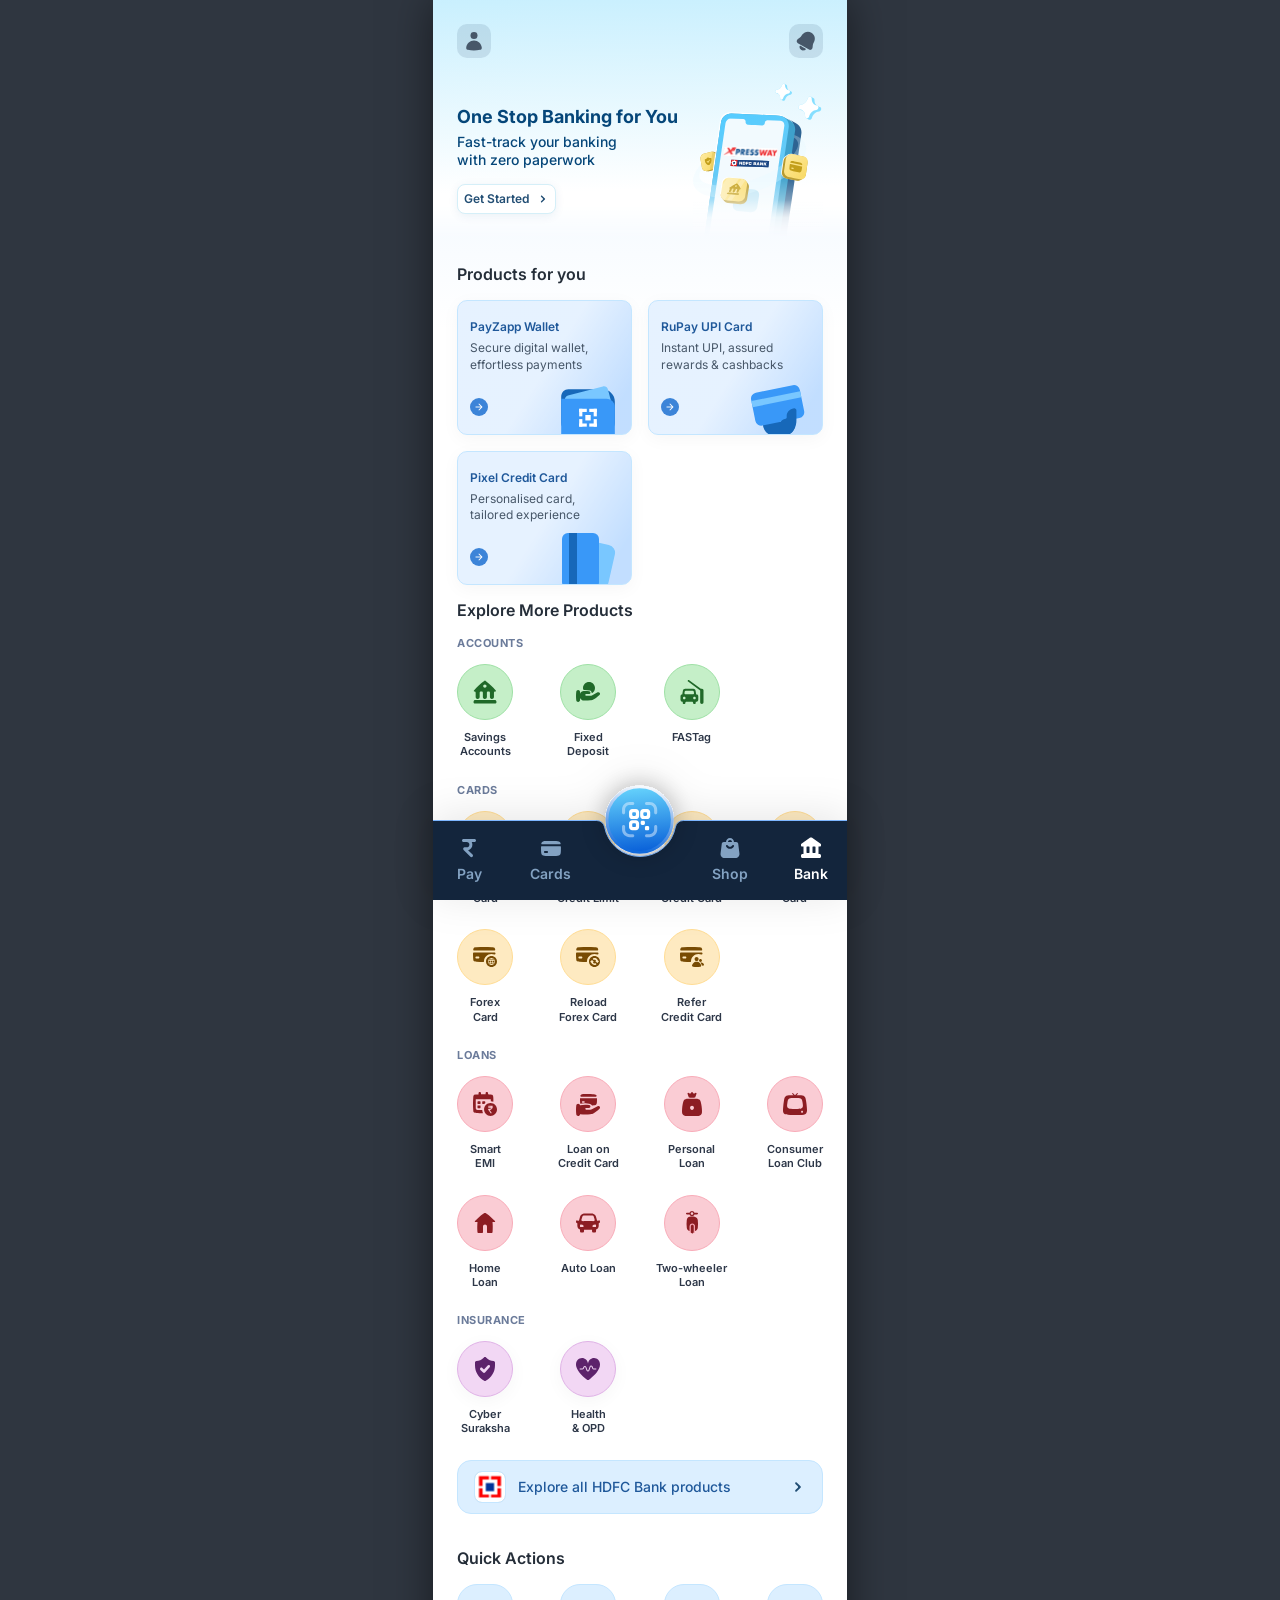
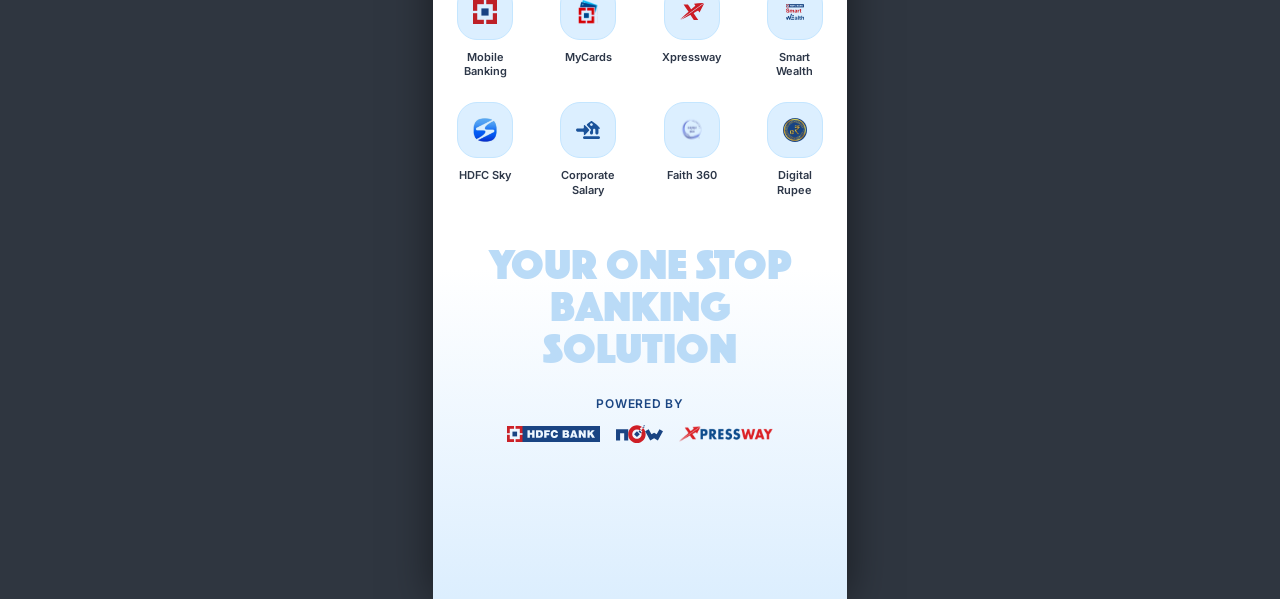
<file: Bank Tab/index.html>
<!DOCTYPE html>
<html lang="en">

<head>
    <meta charset="UTF-8">
    <meta name="viewport" content="width=device-width, initial-scale=1.0, maximum-scale=1.0, user-scalable=no">
    <title>HDFC Bank - One Stop Banking</title>
    <link rel="stylesheet" href="styles.css">
    <link rel="preconnect" href="https://fonts.googleapis.com">
    <link rel="preconnect" href="https://fonts.gstatic.com" crossorigin>
    <link href="https://fonts.googleapis.com/css2?family=Inter:wght@400;500;600;700;800;900&display=swap"
        rel="stylesheet">
    <link rel="stylesheet"
        href="https://fonts.googleapis.com/css2?family=Material+Symbols+Rounded:opsz,wght,FILL,GRAD@24,400,0,0" />
    <link href="https://fonts.googleapis.com/css2?family=Russo+One&family=Paytone+One&display=swap" rel="stylesheet">
    <link rel="stylesheet"
        href="https://fonts.googleapis.com/css2?family=Material+Symbols+Rounded:opsz,wght,FILL,GRAD@24,400,1,0" />
    <script src="https://cdnjs.cloudflare.com/ajax/libs/gsap/3.12.2/gsap.min.js"></script>
</head>

<body>
    <div id="app">
        <main class="main-content">
            <!-- Top Container -->
            <section class="top-container">
                <!-- Header -->
                <header class="header">
                    <button class="icon-btn" aria-label="Profile">
                        <img src="Asset/user.svg" alt="Profile" class="header-icon">
                    </button>
                    <button class="icon-btn" aria-label="Notifications">
                        <img src="Asset/notification.svg" alt="Notifications" class="header-icon">
                    </button>
                </header>

                <div class="hero-text">
                    <h1>One Stop Banking for You</h1>
                    <p>Fast-track your banking<br>with zero paperwork</p>
                    <button class="btn-primary">
                        Get Started <img src="Asset/chevron-up.svg" alt="Right chevron">
                    </button>
                </div>

                <img src="Asset/Mobile.svg" class="hero-mobile-img" alt="Mobile App">
            </section>

            <!-- Products for You -->
            <section class="section">
                <h2 class="section-title">Products for you</h2>
                <div class="product-grid">
                    <div class="product-card bg-payzapp">
                        <div class="card-content">
                            <h3>PayZapp Wallet</h3>
                            <p>Secure digital wallet,<br>effortless payments</p>
                        </div>
                        <div class="card-action">
                            <button class="arrow-btn"><span
                                    class="material-symbols-rounded">arrow_forward</span></button>
                            <img src="Asset/payzappwallet.svg" class="product-vector-img" alt="PayZapp">
                        </div>
                    </div>
                    <div class="product-card bg-rupay">
                        <div class="card-content">
                            <h3>RuPay UPI Card</h3>
                            <p>Instant UPI, assured<br>rewards & cashbacks</p>
                        </div>
                        <div class="card-action">
                            <button class="arrow-btn"><span
                                    class="material-symbols-rounded">arrow_forward</span></button>
                            <img src="Asset/rupaycreditcard.svg" class="product-vector-img" alt="RuPay">
                        </div>
                    </div>
                    <div class="product-card bg-pixel">
                        <div class="card-content">
                            <h3>Pixel Credit Card</h3>
                            <p>Personalised card,<br>tailored experience</p>
                        </div>
                        <div class="card-action">
                            <button class="arrow-btn"><span
                                    class="material-symbols-rounded">arrow_forward</span></button>
                            <img src="Asset/pixelcreditcard.svg" class="product-vector-img" alt="Pixel Card">
                        </div>
                    </div>
                </div>
            </section>

            <!-- Explore More Products -->
            <section class="section pt-0">
                <h2 class="section-title">Explore More Products</h2>

                <!-- Accounts -->
                <div class="category-block">
                    <h3 class="category-title">ACCOUNTS</h3>
                    <div class="grid-4">
                        <div class="grid-item">
                            <div class="icon-circle">
                                <img src="Asset/Savings Account.svg" class="asset-icon" alt="Savings Accounts">
                            </div>
                            <span class="item-label">Savings<br>Accounts</span>
                        </div>
                        <div class="grid-item">
                            <div class="icon-circle">
                                <img src="Asset/Fixed Deposit.svg" class="asset-icon" alt="Fixed Deposit">
                            </div>
                            <span class="item-label">Fixed<br>Deposit</span>
                        </div>
                        <div class="grid-item">
                            <div class="icon-circle">
                                <img src="Asset/FASTag.svg" class="asset-icon" alt="FASTag">
                            </div>
                            <span class="item-label">FASTag</span>
                        </div>
                    </div>
                </div>

                <!-- Cards -->
                <div class="category-block">
                    <h3 class="category-title">CARDS</h3>
                    <div class="grid-4">
                        <div class="grid-item">
                            <div class="icon-circle icon-accent">
                                <img src="Asset/Icon(L).svg" class="asset-icon" alt="Credit Card">
                            </div>
                            <span class="item-label">Credit<br>Card</span>
                        </div>
                        <div class="grid-item">
                            <div class="icon-circle icon-accent">
                                <img src="Asset/Increase Credit Limit.svg" class="asset-icon"
                                    alt="Increase Credit Limit">
                            </div>
                            <span class="item-label">Increase<br>Credit Limit</span>
                        </div>
                        <div class="grid-item">
                            <div class="icon-circle icon-accent">
                                <img src="Asset/Upgrade Credit Card.svg" class="asset-icon" alt="Upgrade Credit Card">
                            </div>
                            <span class="item-label">Upgrade<br>Credit Card</span>
                        </div>
                        <div class="grid-item">
                            <div class="icon-circle icon-accent">
                                <img src="Asset/Gift Card.svg" class="asset-icon" alt="Gift Card">
                            </div>
                            <span class="item-label">Gift<br>Card</span>
                        </div>
                        <div class="grid-item">
                            <div class="icon-circle icon-accent">
                                <img src="Asset/Forex Card.svg" class="asset-icon" alt="Forex Card">
                            </div>
                            <span class="item-label">Forex<br>Card</span>
                        </div>
                        <div class="grid-item">
                            <div class="icon-circle icon-accent">
                                <img src="Asset/Reload Forex Card.svg" class="asset-icon" alt="Reload Forex Card">
                            </div>
                            <span class="item-label">Reload<br>Forex Card</span>
                        </div>
                        <div class="grid-item">
                            <div class="icon-circle icon-accent">
                                <img src="Asset/Refer Credit Card.svg" class="asset-icon" alt="Refer Credit Card">
                            </div>
                            <span class="item-label">Refer<br>Credit Card</span>
                        </div>
                    </div>
                </div>

                <!-- Loans -->
                <div class="category-block">
                    <h3 class="category-title">LOANS</h3>
                    <div class="grid-4">
                        <div class="grid-item">
                            <div class="icon-circle icon-danger">
                                <img src="Asset/Smart EMI.svg" class="asset-icon" alt="Smart EMI">
                            </div>
                            <span class="item-label">Smart<br>EMI</span>
                        </div>
                        <div class="grid-item">
                            <div class="icon-circle icon-danger">
                                <img src="Asset/Loan on Credit Card.svg" class="asset-icon" alt="Loan on Credit Card">
                            </div>
                            <span class="item-label">Loan on<br>Credit Card</span>
                        </div>
                        <div class="grid-item">
                            <div class="icon-circle icon-danger">
                                <img src="Asset/Personal Loan.svg" class="asset-icon" alt="Personal Loan">
                            </div>
                            <span class="item-label">Personal<br>Loan</span>
                        </div>
                        <div class="grid-item">
                            <div class="icon-circle icon-danger">
                                <img src="Asset/Consumer Loan Club.svg" class="asset-icon" alt="Consumer Loan Club">
                            </div>
                            <span class="item-label">Consumer<br>Loan Club</span>
                        </div>
                        <div class="grid-item">
                            <div class="icon-circle icon-danger">
                                <img src="Asset/Home Loan.svg" class="asset-icon" alt="Home Loan">
                            </div>
                            <span class="item-label">Home<br>Loan</span>
                        </div>
                        <div class="grid-item">
                            <div class="icon-circle icon-danger">
                                <img src="Asset/Auto Loan.svg" class="asset-icon" alt="Auto Loan">
                            </div>
                            <span class="item-label">Auto Loan</span>
                        </div>
                        <div class="grid-item">
                            <div class="icon-circle icon-danger">
                                <img src="Asset/Two Wheeler Loan.svg" class="asset-icon" alt="Two-wheeler Loan">
                            </div>
                            <span class="item-label">Two-wheeler<br>Loan</span>
                        </div>
                    </div>
                </div>

                <!-- Insurance -->
                <div class="category-block">
                    <h3 class="category-title">INSURANCE</h3>
                    <div class="grid-4">
                        <div class="grid-item">
                            <div class="icon-circle icon-insurance">
                                <img src="Asset/Cyber Suraksha.svg" class="asset-icon" alt="Cyber Suraksha">
                            </div>
                            <span class="item-label">Cyber<br>Suraksha</span>
                        </div>
                        <div class="grid-item">
                            <div class="icon-circle icon-insurance">
                                <img src="Asset/Health & OPD.svg" class="asset-icon" alt="Health & OPD">
                            </div>
                            <span class="item-label">Health<br>& OPD</span>
                        </div>
                    </div>
                </div>

                <div class="explore-all-container">
                    <button class="btn-explore-all">
                        <img src="Asset/exploreproducts.svg" class="explore-icon" alt="HDFC">
                        <span>Explore all HDFC Bank products</span>
                        <img src="Asset/chevron-up.svg" class="chevron-icon" alt="Right chevron">
                    </button>
                </div>
            </section>

            <!-- Quick Actions -->
            <section class="section">
                <h2 class="section-title">Quick Actions</h2>
                <div class="grid-4">
                    <div class="grid-item">
                        <div class="icon-circle icon-quick">
                            <img src="Asset/Mobile Banking.svg" class="asset-icon" alt="Mobile Banking">
                        </div>
                        <span class="item-label">Mobile<br>Banking</span>
                    </div>
                    <div class="grid-item">
                        <div class="icon-circle icon-quick">
                            <img src="Asset/Mycards.svg" class="asset-icon" alt="MyCards">
                        </div>
                        <span class="item-label">MyCards</span>
                    </div>
                    <div class="grid-item">
                        <div class="icon-circle icon-quick">
                            <img src="Asset/xpresswayicon.svg" class="asset-icon" alt="Xpressway">
                        </div>
                        <span class="item-label">Xpressway</span>
                    </div>
                    <div class="grid-item">
                        <div class="icon-circle icon-quick">
                            <img src="Asset/Smart Wealth.svg" class="asset-icon" alt="Smart Wealth">
                        </div>
                        <span class="item-label">Smart<br>Wealth</span>
                    </div>
                    <div class="grid-item">
                        <div class="icon-circle icon-quick">
                            <img src="Asset/HDFC Sky.svg" class="asset-icon" alt="HDFC Sky">
                        </div>
                        <span class="item-label">HDFC Sky</span>
                    </div>
                    <div class="grid-item">
                        <div class="icon-circle icon-quick">
                            <img src="Asset/Corporate Salary.svg" class="asset-icon" alt="Corporate Salary">
                        </div>
                        <span class="item-label">Corporate<br>Salary</span>
                    </div>
                    <div class="grid-item">
                        <div class="icon-circle icon-quick">
                            <img src="Asset/Faith 360.svg" class="asset-icon" alt="Faith 360">
                        </div>
                        <span class="item-label">Faith 360</span>
                    </div>
                    <div class="grid-item">
                        <div class="icon-circle icon-quick">
                            <img src="Asset/Digital Rupee.svg" class="asset-icon" alt="Digital Rupee">
                        </div>
                        <span class="item-label">Digital<br>Rupee</span>
                    </div>
                </div>
            </section>

            <!-- Bottom Banner -->
            <section class="bottom-branding">
                <h1 class="branding-title">YOUR ONE STOP<br>BANKING<br>SOLUTION</h1>
                <div class="powered-by">
                    <span class="powered-text">POWERED BY</span>
                    <div class="brand-logos">
                        <img src="Asset/hdfcbank.svg" class="brand-logo-img" alt="HDFC Bank">
                        <img src="Asset/now.svg" class="brand-logo-img now" alt="now">
                        <img src="Asset/xpresswayhorizontal.svg" class="brand-logo-img" alt="Xpressway">
                    </div>
                </div>
            </section>

            <!-- Padding for bottom nav -->
            <div class="bottom-padding"></div>
        </main>

        <!-- Bottom Navigation -->
        <nav class="bottom-nav">
            <a href="#" class="nav-item">
                <img src="Asset/rupee.svg" class="nav-icon" alt="Pay">
                <span>Pay</span>
            </a>
            <a href="#" class="nav-item">
                <img src="Asset/card.svg" class="nav-icon" alt="Cards">
                <span>Cards</span>
            </a>

            <div class="scan-btn-wrapper">
                <button class="scan-btn">
                    <img src="Asset/Scan.svg" class="scan-btn-img" alt="Scan">
                </button>
            </div>

            <a href="#" class="nav-item">
                <img src="Asset/Shopping/Bag.svg" class="nav-icon" alt="Shop">
                <span>Shop</span>
            </a>
            <a href="#" class="nav-item active">
                <img src="Asset/Bank.svg" class="nav-icon" alt="Bank">
                <span>Bank</span>
            </a>
        </nav>
    </div>
    <script src="script.js"></script>
</body>

</html>
</file>
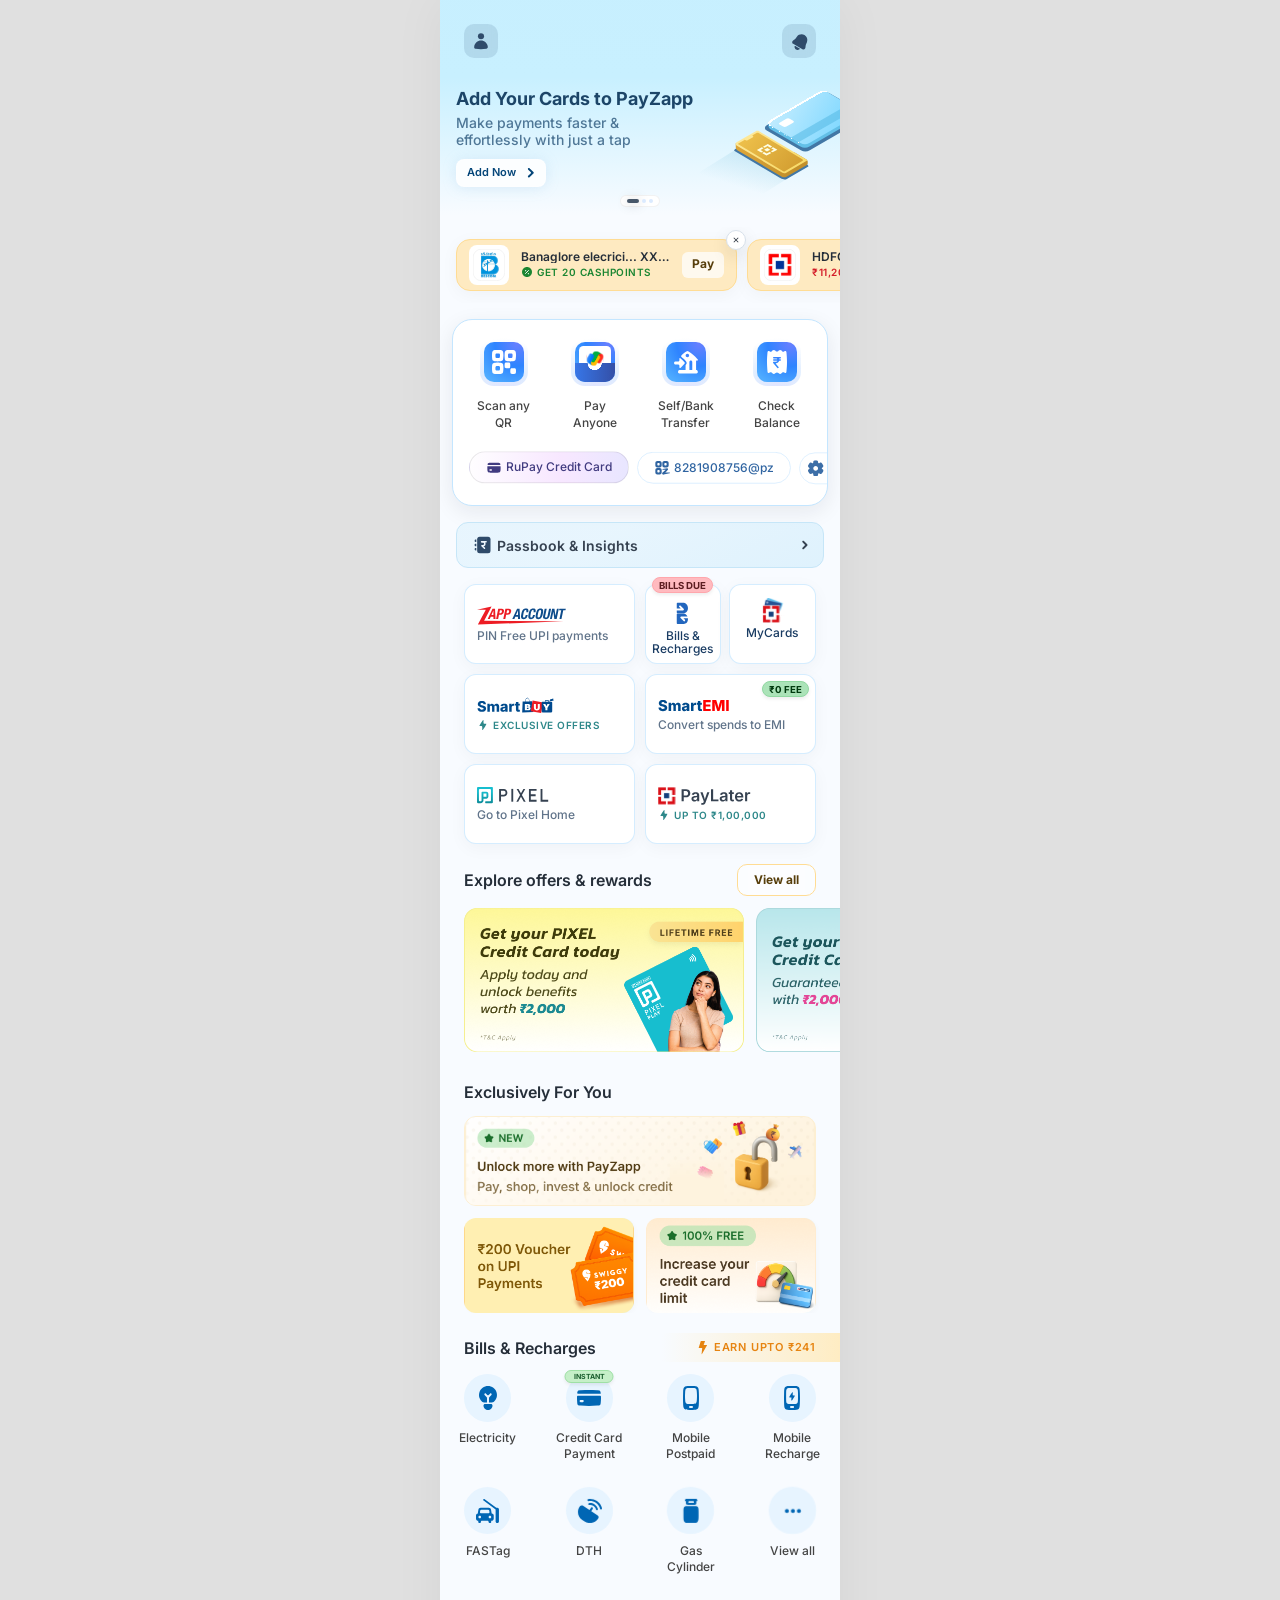
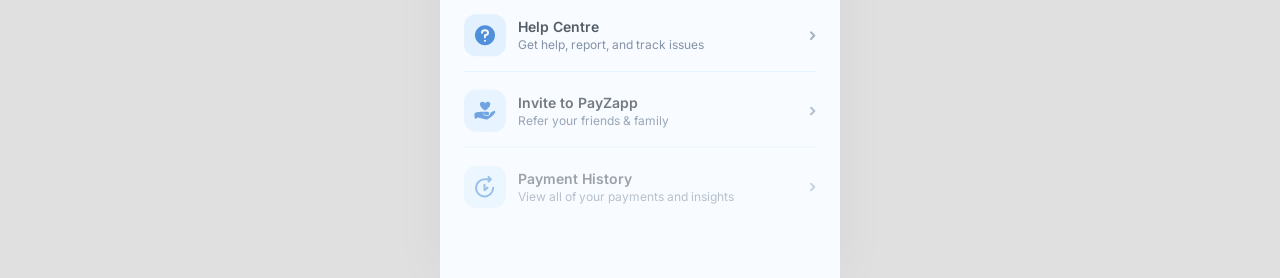
<file: Home Tab/index.html>
<!DOCTYPE html>
<html lang="en">

<head>
    <meta charset="UTF-8">
    <meta name="viewport"
        content="width=device-width, initial-scale=1.0, maximum-scale=1.0, user-scalable=no, viewport-fit=cover">
    <title>PayZapp Clone</title>
    <link rel="stylesheet" href="style.css">
    <link href="https://fonts.googleapis.com/css2?family=Inter:wght@400;500;600;700&display=swap" rel="stylesheet">
    <link rel="stylesheet"
        href="https://fonts.googleapis.com/css2?family=Material+Symbols+Outlined:opsz,wght,FILL,GRAD@24,400,0,0" />
    <script src="https://cdnjs.cloudflare.com/ajax/libs/gsap/3.12.2/gsap.min.js"></script>
</head>

<body>

    <div id="app-canvas">

        <header>
            <div class="profile-btn">
                <img src="Asset/profile.svg" alt="Profile" style="width: 24px; height: 24px;">
            </div>
            <div class="notif-btn">
                <img src="Asset/notification.svg" alt="Notifications" style="width: 24px; height: 24px;">
            </div>
        </header>

        <section class="hero-section">
            <div class="hero-scroll-container">
                <!-- Banner 1 -->
                <div class="hero-banner">
                    <div class="hero-content">
                        <div class="hero-text-container">
                            <h1 class="hero-title">Add Your Cards to PayZapp</h1>
                            <p class="hero-subtitle">Make payments faster & effortlessly with just a tap</p>
                            <a href="#" class="add-now-btn">
                                Add Now <img src="Asset/chevron.svg" alt="chevron"
                                    style="width: 10px; height: 10px; margin-left: 10px;">
                            </a>
                        </div>
                        <div class="hero-illustration">
                            <img src="Asset/heroillustration.svg" alt="Hero Illustration">
                        </div>
                    </div>
                </div>
                <!-- Banner 2 -->
                <div class="hero-banner">
                    <div class="hero-content">
                        <div class="hero-text-container">
                            <h1 class="hero-title">Unlock Exclusive Rewards</h1>
                            <p class="hero-subtitle">Earn cashback and points on every transaction</p>
                            <a href="#" class="add-now-btn">
                                Pay Now <img src="Asset/chevron.svg" alt="chevron"
                                    style="width: 10px; height: 10px; margin-left: 10px;">
                            </a>
                        </div>
                        <div class="hero-illustration">
                            <img src="Asset/heroillustration.svg" alt="Hero Illustration">
                        </div>
                    </div>
                </div>
                <!-- Banner 3 -->
                <div class="hero-banner">
                    <div class="hero-content">
                        <div class="hero-text-container">
                            <h1 class="hero-title">Seamless Bill Payments</h1>
                            <p class="hero-subtitle">Pay all your utility bills in one place</p>
                            <a href="#" class="add-now-btn">
                                Pay Bills <img src="Asset/chevron.svg" alt="chevron"
                                    style="width: 10px; height: 10px; margin-left: 10px;">
                            </a>
                        </div>
                        <div class="hero-illustration">
                            <img src="Asset/heroillustration.svg" alt="Hero Illustration">
                        </div>
                    </div>
                </div>
            </div>
            <div class="hero-dots">
                <span class="dot active"></span>
                <span class="dot"></span>
                <span class="dot"></span>
            </div>
        </section>

        <div class="announcements-carousel">
            <!-- Card 1 -->
            <div class="announcement-card">
                <div class="announcement-circle">
                    <span class="material-symbols-outlined" style="font-size: 10px; color: #252E39;">close</span>
                </div>
                <div class="icon-box">
                    <img src="Asset/Electricity%20and%20Water.svg" alt="Electricity" style="width: 32px; height: 32px;">
                </div>
                <div class="announcement-text-container">
                    <div class="announcement-title">Banaglore elecrici... XX1234</div>
                    <div class="announcement-subtitle">
                        <img src="Asset/Cashback.svg" alt="Cashback" style="width: 12px; height: 12px;"> GET 20
                        CASHPOINTS
                    </div>
                </div>
                <button class="announcement-pay-btn">
                    <span class="announcement-pay-text">Pay</span>
                </button>
            </div>
            <!-- Card 2 -->
            <div class="announcement-card">
                <div class="announcement-circle">
                    <span class="material-symbols-outlined" style="font-size: 10px; color: #252E39;">close</span>
                </div>
                <div class="icon-box">
                    <img src="Asset/HDFC.svg" alt="HDFC" style="width: 32px; height: 32px;">
                </div>
                <div class="announcement-text-container">
                    <div class="announcement-title">HDFC Bank Credit...XX1234</div>
                    <div class="announcement-subtitle" style="color: #D41C28; text-transform: none;">
                        ₹11,20,345 DUE on 12 feb
                    </div>
                </div>
                <button class="announcement-pay-btn">
                    <span class="announcement-pay-text">Pay</span>
                </button>
            </div>
            <!-- Card 3 -->
            <div class="announcement-card">
                <div class="announcement-circle">
                    <span class="material-symbols-outlined" style="font-size: 10px; color: #252E39;">close</span>
                </div>
                <div class="icon-box">
                    <img src="Asset/vi.svg" alt="Vi" style="width: 32px; height: 32px;">
                </div>
                <div class="announcement-text-container">
                    <div class="announcement-title">Anoop Sethu...8860754986</div>
                    <div class="announcement-subtitle" style="color: #D41C28; text-transform: none;">
                        ₹1,345 DUE on 12 feb
                    </div>
                </div>
                <button class="announcement-pay-btn">
                    <span class="announcement-pay-text">Pay</span>
                </button>
            </div>
            <!-- Card 4 -->
            <div class="announcement-card">
                <div class="announcement-circle">
                    <span class="material-symbols-outlined" style="font-size: 10px; color: #252E39;">close</span>
                </div>
                <div class="icon-box">
                    <img src="Asset/vi.svg" alt="Vi" style="width: 32px; height: 32px;">
                </div>
                <div class="announcement-text-container">
                    <div class="announcement-title">Vodafon...9960754986</div>
                    <div class="announcement-subtitle" style="color: #1B8632;">
                        <img src="Asset/Cashback.svg" alt="Cashback" style="width: 12px; height: 12px;"> GET 20
                        CASHPOINTS
                    </div>
                </div>
                <button class="announcement-pay-btn">
                    <span class="announcement-pay-text">Pay</span>
                </button>
            </div>
        </div>

        <div class="quick-actions">
            <div class="quick-actions-row">
                <div class="action-item">
                    <div class="action-icon">
                        <img src="Asset/scananyQR.svg" alt="Scan QR">
                    </div>
                    <span class="action-label">Scan any QR</span>
                </div>
                <div class="action-item">
                    <div class="action-icon" style="position: relative; overflow: hidden;">
                        <div class="icon-window">
                            <div class="icon-slider">
                                <img src="Asset/GPay.svg" alt="GPay" class="app-icon">
                                <img src="Asset/PhonePe.svg" alt="PhonePe" class="app-icon">
                                <img src="Asset/PayTM.svg" alt="PayTM" class="app-icon">
                                <img src="Asset/UPI.svg" alt="UPI" class="app-icon">
                                <img src="Asset/GPay.svg" alt="GPay" class="app-icon">
                            </div>
                        </div>
                        <div class="action-overlay"></div>
                    </div>
                    <span class="action-label">Pay Anyone</span>
                </div>
                <div class="action-item">
                    <div class="action-icon">
                        <img src="Asset/banktransfer.svg" alt="Self/Bank Transfer">
                    </div>
                    <span class="action-label">Self/Bank Transfer</span>
                </div>
                <div class="action-item">
                    <div class="action-icon">
                        <img src="Asset/bill.svg" alt="Check Balance">
                    </div>
                    <span class="action-label">Check Balance</span>
                </div>
            </div>
            <div class="quick-actions-footer">
                <div class="action-pill-1">
                    <img src="Asset/rupaycreditcard.svg" alt="RuPay" style="width: 16px; height: 16px;">
                    <span>RuPay Credit Card</span>
                </div>
                <div class="action-pill-2">
                    <img src="Asset/pz.svg" alt="UPI" style="width: 16px; height: 16px;">
                    <span>8281908756@pz</span>
                </div>
                <div class="action-pill-3">
                    <img src="Asset/settings.svg" alt="Settings" style="width: 16px; height: 16px;">
                    <span>UPI Settings</span>
                </div>
            </div>
        </div>

        <div class="passbook-insights-container">
            <div class="passbook-insights-row">
                <div class="passbook-left-content">
                    <img src="Asset/Passbook.svg" alt="Passbook" style="width: 20px; height: 20px;">
                    <span class="passbook-insights-text">Passbook &amp; Insights</span>
                </div>
                <img src="Asset/chevron3.svg" alt="chevron" class="passbook-chevron">
            </div>
        </div>

        <div class="section">
            <div class="service-grid">
                <div class="zapp-account-box">
                    <img src="Asset/zappaccount.svg" alt="Zapp Account">
                    <p class="zapp-account-subtext">PIN Free UPI payments</p>
                </div>
                <div class="twin-cards-wrapper">
                    <div class="bills-card">
                        <div class="bills-due-tag">
                            <span class="bills-due-text">bills due</span>
                        </div>
                        <img src="Asset/bills&amp;recharges.svg" alt="Bills &amp; Recharges">
                        <span class="bills-card-text">Bills &amp;<br>Recharges</span>
                    </div>
                    <div class="mycards-card">
                        <img src="Asset/mycards.svg" alt="MyCards">
                        <span class="mycards-card-text">MyCards</span>
                    </div>
                </div>
                <div class="service-card">
                    <img src="Asset/smartbuy.svg" alt="SMART BUY"
                        style="height: 20px; width: auto; object-fit: contain;">
                    <div class="exclusive-offers-row">
                        <img src="Asset/Thunder.svg" alt="Thunder" style="width: 12px; height: 12px; align-self: auto;">
                        <span class="exclusive-offers-text">EXCLUSIVE OFFERS</span>
                    </div>
                </div>
                <div class="service-card">
                    <div class="zero-fee-tag">
                        <span class="zero-fee-text">₹0 FEE</span>
                    </div>
                    <img src="Asset/smartemi.svg" alt="Smart EMI"
                        style="width: 72px; height: 18px; object-fit: contain;">
                    <span class="convert-emi-text">Convert spends to EMI </span>
                </div>
                <div class="service-card">
                    <img src="Asset/pixel.svg" alt="Pixel" style="width: 72px; height: 18px; object-fit: contain;">
                    <span class="pixel-home-text">Go to Pixel Home</span>
                </div>
                <div class="service-card">
                    <img src="Asset/paylater.svg" alt="PayLater"
                        style="height: 20px; width: auto; object-fit: contain;">
                    <div class="exclusive-offers-row">
                        <img src="Asset/Thunder.svg" alt="Thunder" style="width: 12px; height: 12px; align-self: auto;">
                        <span class="paylater-text">up to ₹1,00,000</span>
                    </div>
                </div>
            </div>
        </div>

        <div class="section">
            <div class="section-header">
                <h2 class="section-title">Explore offers & rewards</h2>
                <span class="view-all">View all</span>
            </div>
            <div class="offers-scroll" id="offers-container">
                <div class="offer-banner"
                    style="background: url('Asset/Non Token Home Page.png') center / cover no-repeat;">
                </div>
                <div class="offer-banner"
                    style="background: url('Asset/Token Home Page.png') center / cover no-repeat;">
                </div>
                <div class="offer-banner"
                    style="background: url('Asset/FD Backed Home Page.png') center / cover no-repeat;">
                </div>
            </div>
        </div>

        <div class="section">
            <div class="section-header">
                <h2 class="section-title">Exclusively For You</h2>
            </div>
            <div class="exclusively-for-you-card">
                <img src="Asset/Explore More Hero Card_Unlock More with PZ.png" alt="Exclusively For You">
            </div>
            <div class="exclusively-for-you-row">
                <div class="exclusively-for-you-small-card">
                    <img src="Asset/Swiggy.png" alt="200 Voucher">
                </div>
                <div class="exclusively-for-you-small-card">
                    <img src="Asset/LE.png" alt="Credit Card Bill Payment">
                </div>
            </div>
        </div>

        <div class="section bills-section">
            <div class="section-header">
                <h2 class="section-title">Bills & Recharges</h2>
                <div class="earn-upto-card shimmer-effect">
                    <span class="earn-upto-text">
                        <img src="Asset/flash.svg" alt="Flash" style="width: 14px; height: 14px;">
                        Earn upto ₹241
                    </span>
                </div>
            </div>
            <div class="bills-grid">
                <div class="bill-item">
                    <div class="bill-icon"><img src="Asset/Electricity.svg" alt="Electricity"></div>
                    <span class="bill-label">Electricity</span>
                </div>
                <div class="bill-item">
                    <div class="bill-icon">
                        <img src="Asset/CreditCard.svg" alt="Credit Card">
                        <div class="bill-badge">INSTANT</div>
                    </div>
                    <span class="bill-label">Credit Card Payment</span>
                </div>
                <div class="bill-item">
                    <div class="bill-icon"><img src="Asset/Mobilepostpaid.svg" alt="Mobile Postpaid"></div>
                    <span class="bill-label">Mobile Postpaid</span>
                </div>
                <div class="bill-item">
                    <div class="bill-icon"><img src="Asset/Mobile%20Recharge.svg" alt="Mobile Recharge"></div>
                    <span class="bill-label">Mobile Recharge</span>
                </div>
                <div class="bill-item">
                    <div class="bill-icon"><img src="Asset/FasTag.svg" alt="FASTag"></div>
                    <span class="bill-label">FASTag</span>
                </div>
                <div class="bill-item">
                    <div class="bill-icon"><img src="Asset/DTH.svg" alt="DTH"></div>
                    <span class="bill-label">DTH</span>
                </div>
                <div class="bill-item">
                    <div class="bill-icon"><img src="Asset/Gas.svg" alt="Gas Cylinder"></div>
                    <span class="bill-label">Gas Cylinder</span>
                </div>
                <div class="bill-item">
                    <div class="bill-icon"><img src="Asset/Viewall.svg" alt="View all"></div>
                    <span class="bill-label">View all</span>
                </div>
            </div>
        </div>

        <div class="section menu-section">
            <div class="menu-item">
                <div class="menu-info">
                    <div class="menu-icon"><img src="Asset/helpcentre.svg" alt="Help Centre"></div>
                    <div class="menu-text">
                        <h4>Help Centre</h4>
                        <p>Get help, report, and track issues</p>
                    </div>
                </div>
                <img src="Asset/chevrongrey.svg" alt="chevron">
            </div>
            <div class="menu-item">
                <div class="menu-info">
                    <div class="menu-icon"><img src="Asset/invitetopayzapp.svg" alt="Invite to PayZapp"></div>
                    <div class="menu-text">
                        <h4>Invite to PayZapp</h4>
                        <p>Refer your friends & family</p>
                    </div>
                </div>
                <img src="Asset/chevrongrey.svg" alt="chevron">
            </div>
            <div class="menu-item">
                <div class="menu-info">
                    <div class="menu-icon"><img src="Asset/paymnethistory.svg" alt="Payment History"></div>
                    <div class="menu-text">
                        <h4>Payment History</h4>
                        <p>View all of your payments and insights</p>
                    </div>
                </div>
                <img src="Asset/chevrongrey.svg" alt="chevron">
            </div>
        </div>

        <div style="height: 40px"></div>
    </div>

    <script src="script.js"></script>
</body>

</html>
</file>
<file: Bank Tab/styles.css>
@font-face {
    font-family: 'PhosphateSolid';
    src: url('Asset/PhosphateSolid.ttf') format('truetype');
    font-weight: normal;
    font-style: normal;
}

:root {
    --primary-blue: #004C8F;
    --navy-dark: #111A2C;
    --text-muted: #6B7B9A;
    --bg-gradient-top: #E5F2FF;
    --bg-gradient-bottom: #DCEEFE;
    --card-bg: #EAEFF6;
    --green-light: #E0F2E9;
    --green: #2B7A4B;
    --yellow-light: #FFF2D9;
    --yellow: #B07C12;
    --red-light: #FFEAEB;
    --red: #C52A3A;
    --purple-light: #F2E8FA;
    --purple: #793D99;
    --font-inter: 'Inter', sans-serif;
}

* {
    margin: 0;
    padding: 0;
    box-sizing: border-box;
    -webkit-tap-highlight-color: transparent;
    -webkit-user-select: none;
    user-select: none;
    -webkit-touch-callout: none;
}

body {
    font-family: var(--font-inter);
    background-color: #2F3640;
    /* Darker bg outside app on desktop */
    display: flex;
    justify-content: center;
    color: var(--navy-dark);
    touch-action: pan-y;
}

img {
    -webkit-user-drag: none;
    pointer-events: none;
}

#app {
    width: 100%;
    max-width: 414px;
    /* Mobile width constraint */
    min-height: 100vh;
    background: linear-gradient(180deg, var(--bg-gradient-top) 0%, #FFFFFF 15%, #FFFFFF 85%, var(--bg-gradient-bottom) 100%);
    position: relative;
    overflow: hidden;
    box-shadow: 0 0 40px rgba(0, 0, 0, 0.5);
}

body::-webkit-scrollbar,
#app::-webkit-scrollbar {
    display: none;
}

body,
#app {
    -ms-overflow-style: none;
    scrollbar-width: none;
}

.main-content {
    height: 100%;
    overflow-y: auto;
    overflow-x: hidden;
    padding-bottom: 80px;
    -ms-overflow-style: none;
    /* Internet Explorer 10+ */
    scrollbar-width: none;
    /* Firefox */
}

.main-content::-webkit-scrollbar {
    display: none;
    /* Safari and Chrome */
}

/* Header */
.header {
    display: flex;
    justify-content: space-between;
    align-items: center;
    padding: 16px 24px;
    padding-top: calc(24px + env(safe-area-inset-top, 0px));
    /* Notch area */
    position: relative;
    z-index: 10;
}

.icon-btn {
    width: 34px;
    height: 34px;
    border-radius: 10px;
    border: none;
    background: rgba(26, 60, 99, 0.12);
    color: var(--navy-dark);
    display: flex;
    align-items: center;
    justify-content: center;
    cursor: pointer;
}

.header-icon {
    width: 24px;
    height: 24px;
}



/* Top Container */
.top-container {
    width: 100%;
    height: auto;
    min-height: 240px;
    padding: 0;
    margin: 0 auto;
    position: relative;
    overflow: hidden;
}

.top-container::before {
    content: '';
    position: absolute;
    top: 0;
    left: 0;
    right: 0;
    bottom: 0;
    background: linear-gradient(359deg, #FFF 21.6%, #C7EFFE 102.99%, #58C4EB 145.06%);
    -webkit-mask-image: linear-gradient(to bottom, black 85%, transparent 100%);
    mask-image: linear-gradient(to bottom, black 85%, transparent 100%);
    z-index: 0;
    pointer-events: none;
}

.hero-text {
    position: relative;
    z-index: 2;
    padding: 30px 24px 0;
    max-width: 100%;
}

.hero-mobile-img {
    position: absolute;
    right: 24px;
    bottom: 0;
    width: 130px;
    z-index: 1;
    pointer-events: none;
    -webkit-mask-image: linear-gradient(to bottom, black 60%, transparent 100%);
    mask-image: linear-gradient(to bottom, black 60%, transparent 100%);
}

.hero-text h1 {
    color: #054679;
    font-feature-settings: 'liga' off, 'clig' off;
    font-family: Inter;
    font-size: 18px;
    font-style: normal;
    font-weight: 700;
    line-height: 140%;
    margin-bottom: 4px;
    white-space: nowrap;
}

.hero-text p {
    color: #054679;
    font-family: Inter;
    font-size: 14px;
    font-style: normal;
    font-weight: 500;
    line-height: 126%;
    margin-bottom: 16px;
}

.btn-primary {
    background: #FFF;
    color: #224E74;
    border: 1px solid #D5EFF8;
    height: 30px;
    padding: 6px;
    border-radius: 8px;
    text-align: center;
    font-feature-settings: 'liga' off, 'clig' off;
    font-family: Inter;
    font-size: 12px;
    font-style: normal;
    font-weight: 600;
    line-height: 140%;
    display: flex;
    align-items: center;
    justify-content: center;
    gap: 8px;
    cursor: pointer;
    box-shadow: 0 2px 10px rgba(0, 76, 143, 0.08);
    width: max-content;
}

.btn-primary img {
    height: 12px;
    width: auto;
}

/* General Sections */
.section {
    padding: 24px 24px 10px;
}

.pt-0 {
    padding-top: 5px;
}

.section-title {
    color: var(--Color-Text-Neutral-110, #252E39);
    font-feature-settings: 'liga' off, 'clig' off;
    font-family: Inter;
    font-size: 16px;
    font-style: normal;
    font-weight: 600;
    line-height: 20px;
    /* 125% */
    margin-bottom: 16px;
}

/* Product Grid (2x2) */
.product-grid {
    display: grid;
    grid-template-columns: repeat(2, 1fr);
    gap: 16px;
}

.product-card {
    border-radius: 10px;
    padding: 18px 8px 18px 12px;
    position: relative;
    overflow: hidden;
    border: 1px solid #C4E6FF;
    box-shadow: 0 4px 18px 0 rgba(22, 27, 33, 0.04);
}

.bg-payzapp,
.bg-rupay,
.bg-pixel {
    background: linear-gradient(0deg, rgba(255, 255, 255, 0.40) 0%, rgba(255, 255, 255, 0.40) 100%), linear-gradient(122deg, #D6E9FF 50.28%, #99C8FF 88.15%);
}

.card-content h3 {
    color: #1F589A;
    color: var(--Color-Text-Primary-100, #1F589A);
    font-feature-settings: 'liga' off, 'clig' off;
    font-family: Inter, sans-serif;
    font-size: 12px;
    font-style: normal;
    font-weight: 600;
    line-height: 125%;
    /* 15px */
    margin-bottom: 6px;
}

.card-content p {
    color: #475769;
    color: var(--Color-Text-Neutral-90, #475769);
    font-feature-settings: 'liga' off, 'clig' off;
    font-family: Inter, sans-serif;
    font-size: 12px;
    font-style: normal;
    font-weight: 400;
    line-height: 140%;
    /* 16.8px */
}

.card-action {
    display: flex;
    justify-content: space-between;
    align-items: flex-end;
    margin-top: 24px;
}

.arrow-btn {
    width: 18px;
    height: 18px;
    border-radius: 50%;
    border: none;
    background: #3C84D8;
    color: white;
    display: flex;
    align-items: center;
    justify-content: center;
}

.arrow-btn .material-symbols-rounded {
    font-size: 12px;
}

.product-vector-img {
    height: 56px;
    width: auto;
    position: absolute;
    bottom: 0px;
    right: 4px;
    padding: 0 8px;
}

/* Category Blocks */
.category-block {
    margin-bottom: 24px;
}

.category-title {
    font-size: 11px;
    text-transform: uppercase;
    color: var(--text-muted);
    letter-spacing: 0.5px;
    margin-bottom: 14px;
    font-weight: 700;
}

.grid-4 {
    display: grid;
    grid-template-columns: repeat(4, 56px);
    justify-content: space-between;
    row-gap: 24px;
}

.grid-item {
    display: flex;
    flex-direction: column;
    align-items: center;
    text-align: center;
    cursor: pointer;
}

.icon-circle {
    width: 56px;
    height: 56px;
    border-radius: 50%;
    background: var(--Color-Background-Success-20, #C5EFC8);
    border: 1px solid var(--Color-Border-Success-30, #9EE0A5);
    display: flex;
    align-items: center;
    justify-content: center;
    margin-bottom: 10px;
}

.icon-circle.icon-accent {
    background: var(--Color-Background-Accent-20, #FEEAC1);
    border: 1px solid var(--Color-Border-Accent-30, #FFDC94);
}

.icon-circle.icon-danger {
    background: var(--Color-Background-Danger-20, #FACCD4);
    border: 1px solid var(--Color-Border-Danger-30, #F8ABB8);
}

.icon-circle.icon-insurance {
    background: #F2D7F4;
    border: 1px solid #DFB2E6;
    box-shadow: 0 4px 18px 0 rgba(22, 27, 33, 0.04);
}

.icon-circle.icon-quick {
    border-radius: 20px;
    border: 1px solid var(--Color-Border-Primary-30, #C4E6FF);
    background: var(--Color-Background-Primary-20, #DCEFFF);
}



.icon-circle .material-symbols-rounded {
    font-size: 26px;
}

.icon-box {
    width: 58px;
    height: 58px;
    border-radius: 16px;
    background: #FFFFFF;
    display: flex;
    align-items: center;
    justify-content: center;
    margin-bottom: 10px;
    box-shadow: 0 4px 12px rgba(0, 0, 0, 0.04);
    border: 1px solid #F0F4F8;
}



.icon-box .material-symbols-rounded {
    font-size: 28px;
}

.item-label {
    font-size: 11px;
    line-height: 1.3;
    color: #2D3748;
    font-weight: 600;
    width: 76px;
}

/* Colors */
.bg-green-light {
    background-color: var(--green-light);
}

.text-green {
    color: var(--green);
}

.bg-yellow-light {
    background-color: var(--yellow-light);
}

.text-yellow {
    color: var(--yellow);
}

.bg-red-light {
    background-color: var(--red-light);
}

.text-red {
    color: var(--red);
}

.bg-purple-light {
    background-color: var(--purple-light);
}

.text-purple {
    color: var(--purple);
}

.text-blue-primary {
    color: #1877F2;
}

/* Explore All Button */
.explore-all-container {
    margin-top: 24px;
}

.btn-explore-all {
    width: 100%;
    height: 54px;
    background: var(--Color-Background-Primary-20, #DCEFFF);
    border: 1px solid var(--Color-Border-Primary-30, #C4E6FF);
    padding: 0 16px;
    border-radius: 14px;
    display: flex;
    align-items: center;
    gap: 12px;
    cursor: pointer;
    box-sizing: border-box;
}

.btn-explore-all span {
    flex: 1;
    text-align: left;
    color: var(--Color-Text-Primary-100, #1F589A);
    font-family: Inter, sans-serif;
    font-size: 14px;
    font-weight: 500;
    /* Inter Medium */
    font-feature-settings: 'liga' off, 'clig' off;
}

.btn-explore-all .material-symbols-rounded {
    display: none;
    /* We are using SVGs from the Asset folder now */
}

.explore-icon {
    width: 32px;
    height: 32px;
    object-fit: contain;
}

.chevron-icon {
    width: 16px;
    height: 16px;
    object-fit: contain;
}



.hdfc-icon {
    width: 22px;
    height: 22px;
    background: #C41230;
    margin-right: 12px;
    position: relative;
    border-radius: 2px;
    display: flex;
    flex-wrap: wrap;
    align-items: center;
    justify-content: center;
}

.hdfc-icon::after {
    content: '';
    width: 9px;
    height: 9px;
    background: #004B8D;
    display: block;
}

.btn-explore-all span:nth-child(2) {
    flex: 1;
    text-align: left;
}

.btn-explore-all .material-symbols-rounded {
    color: var(--text-muted);
}

/* Bottom Branding */
.bottom-branding {
    padding: 40px 20px 76px;
    text-align: center;
}

.branding-title {
    color: #BADBF7;
    text-align: center;
    font-family: 'PhosphateSolid', 'Phosphate-Solid', 'Phosphate Solid', 'Phosphate', 'Paytone One', 'Russo One', 'Impact', 'Arial Black', sans-serif;
    font-size: 44px;
    font-style: normal;
    font-weight: 400;
    line-height: 95%;
    /* 41.8px */
    text-transform: uppercase;
    margin-bottom: 24px;
}

.powered-by {
    display: flex;
    flex-direction: column;
    align-items: center;
    gap: 8px;
}

.powered-text {
    color: #1B4683;
    text-align: center;
    font-feature-settings: 'liga' off, 'clig' off;
    font-family: Inter, sans-serif;
    font-size: 12px;
    font-style: normal;
    font-weight: 600;
    line-height: 140%;
    /* 16.8px */
    letter-spacing: 0.72px;
    text-transform: uppercase;
}

.brand-logos {
    display: flex;
    gap: 16px;
    align-items: center;
    margin-top: 4px;
}

.brand-logo-img {
    height: 16px;
    /* Default height for the row of logos */
    width: auto;
    object-fit: contain;
    mix-blend-mode: multiply;
}

.brand-logo-img.now {
    height: 18px;
    /* Increased 'now' logo size */
}

.logotype {
    font-weight: 900;
    font-size: 14px;
}

/* Bottom Navigation */
.bottom-nav {
    position: fixed;
    bottom: 0;
    width: 100%;
    max-width: 414px;
    height: 80px;
    display: flex;
    justify-content: space-between;
    align-items: center;
    padding: 0 12px;
    z-index: 100;
    filter: drop-shadow(0px -4px 20px rgba(0, 0, 0, 0.1));
    background:
        url("data:image/svg+xml,%3Csvg width='104' height='80' viewBox='0 0 104 80' fill='none' xmlns='http://www.w3.org/2000/svg'%3E%3Cpath d='M0 80 L0 0.5 L8.733 0.5 A 8 8 0 0 1 16.6 7.045 A 36 36 0 0 0 87.4 7.045 A 8 8 0 0 1 95.267 0.5 L104 0.5 L104 80 Z' fill='%2313253C'/%3E%3Cpath d='M0 0.5 L8.733 0.5 A 8 8 0 0 1 16.6 7.045 A 36 36 0 0 0 87.4 7.045 A 8 8 0 0 1 95.267 0.5 L104 0.5' stroke='%237DB6FF' stroke-width='1'/%3E%3C/svg%3E") center top / 104px 80px no-repeat,
        linear-gradient(#7DB6FF, #7DB6FF) left top / calc(50% - 51px) 1px no-repeat,
        linear-gradient(#7DB6FF, #7DB6FF) right top / calc(50% - 51px) 1px no-repeat,
        linear-gradient(#13253C, #13253C) left top / calc(50% - 51px) 100% no-repeat,
        linear-gradient(#13253C, #13253C) right top / calc(50% - 51px) 100% no-repeat;
    background-color: transparent;
}

.nav-item {
    display: flex;
    flex-direction: column;
    align-items: center;
    justify-content: flex-start;
    text-decoration: none;
    color: #83A2C2;
    text-align: center;
    font-feature-settings: 'liga' off, 'clig' off;
    font-family: Inter, sans-serif;
    font-size: 14px;
    font-style: normal;
    font-weight: 600;
    line-height: 140%;
    gap: 4px;
    width: 48px;
    height: 48px;
    flex: none;
}

.bottom-nav>*:nth-child(1) {
    order: 1;
}

.bottom-nav>*:nth-child(2) {
    order: 2;
}

.bottom-nav>*:nth-child(3) {
    order: 3;
}

.bottom-nav>*:nth-child(4) {
    order: 4;
}

.bottom-nav>*:nth-child(5) {
    order: 5;
}

.nav-item .material-symbols-rounded {
    font-size: 26px;
}

.nav-icon {
    width: 24px;
    height: 24px;
    object-fit: contain;
}

.nav-item.active {
    color: #FFFFFF;
}

.scan-btn-wrapper {
    width: 64px;
    height: 100%;
    display: flex;
    justify-content: center;
    position: relative;
    order: 3;
}

.scan-btn {
    position: absolute;
    top: -58px;
    /* Adjusted for better centering in cutout */
    width: 116px;
    height: 116px;
    background: none;
    border: none;
    display: flex;
    align-items: center;
    justify-content: center;
    cursor: pointer;
    padding: 0;
}

.scan-btn-img {
    width: 100%;
    height: 100%;
    object-fit: contain;
}



.scan-btn .material-symbols-rounded {
    display: none;
}

/* Custom Asset Icons */
.asset-icon {
    width: 24px;
    height: 24px;
    object-fit: contain;
    mix-blend-mode: multiply;
}

.icon-quick .asset-icon {
    width: 24px !important;
    height: 24px !important;
}
</file>
<file: Home Tab/style.css>
/* PayZapp Design System */
:root {
    --primary-blue: #004d8c;
    --secondary-blue: #0072bc;
    --accent-red: #ea1c24;
    --bg-light: #f8fbff;
    --white: #ffffff;
    --text-dark: #0f172a;
    --text-muted: #64748b;
    --border-color: #f1f5f9;
    --shadow-soft: 0 10px 25px -5px rgba(0, 77, 140, 0.08), 0 8px 10px -6px rgba(0, 0, 0, 0.05);
    --radius-lg: 24px;
    --radius-md: 18px;
    --glass: rgba(255, 255, 255, 0.7);
}

* {
    margin: 0;
    padding: 0;
    box-sizing: border-box;
    font-family: 'Inter', -apple-system, BlinkMacSystemFont, sans-serif;

    /* Prevent selection and dragging globally */
    user-select: none;
    -webkit-user-select: none;
    -webkit-touch-callout: none;
    -webkit-user-drag: none;
    -webkit-tap-highlight-color: transparent;

    /* Hide scrollbars for a cleaner app look */
    scrollbar-width: none;
    /* Firefox */
    -ms-overflow-style: none;
    /* IE and Edge */
}

*::-webkit-scrollbar {
    display: none;
    /* Chrome, Safari, Opera */
}

body {
    background-color: #e0e0e0;
    display: flex;
    justify-content: center;
    align-items: center;
    min-height: 100vh;
    touch-action: manipulation;
    /* Improved for zooming/gestures */
    overflow-x: hidden;
}

img,
a {
    -webkit-user-drag: none;
    user-select: none;
    -webkit-user-select: none;
    pointer-events: auto;
    /* Ensure they are still clickable/interactive */
}

/* Main App Container */
#app-canvas {
    width: 100%;
    max-width: 400px;
    /* Restrain width slightly for better desktop readability while losing the mock-up */
    margin: 0 auto;
    min-height: 100vh;
    background: var(--bg-light);
    position: relative;
    box-shadow: 0 0 50px rgba(0, 0, 0, 0.05);
    overflow-x: hidden;
}

/* Header */
header {
    padding: 24px;
    display: flex;
    justify-content: space-between;
    align-items: center;
    background: transparent;
    position: absolute;
    top: 0;
    width: 100%;
    z-index: 20;
}

.profile-btn,
.notif-btn {
    width: 34px;
    height: 34px;
    background: rgba(26, 60, 99, 0.12);
    border-radius: 10px;
    display: flex;
    align-items: center;
    justify-content: center;
    backdrop-filter: blur(4px);
}

/* Hero Section Carousel */
.hero-section {
    width: 100%;
    overflow: hidden;
    position: relative;
    background: transparent;
}

.hero-scroll-container {
    display: flex;
    overflow-x: auto;
    scroll-snap-type: x mandatory;
    scrollbar-width: none;
    -ms-overflow-style: none;
    overscroll-behavior-x: none;
}

.hero-scroll-container::-webkit-scrollbar {
    display: none;
}

.hero-banner {
    width: 100%;
    flex-shrink: 0;
    scroll-snap-align: start;
    background: linear-gradient(180deg, #C7EFFE -23.83%, #C8F0FF 36.04%, var(--bg-light) 100%);
    position: relative;
    padding: 88px 16px calc(0.5rem + 20px);
    /* Space for the exact 0.5rem gap + 20px (dots and bottom spacing) */
    display: flex;
    flex-direction: column;
    overflow: hidden;
    /* Clips the illustrations to the banner */
}

.hero-content {
    position: relative;
    z-index: 2;
}

.hero-text-container {
    text-align: left;
    max-width: 220px;
}

.hero-title {
    width: 266px;
    color: #1C4568;
    font-family: 'Inter', sans-serif;
    font-size: 18px;
    font-style: normal;
    font-weight: 700;
    line-height: 120%;
    margin-bottom: 4px;
    /* Reduced to 4px */
}

.hero-subtitle {
    width: 203px;
    color: #2C587D;
    font-family: 'Inter', sans-serif;
    font-size: 14px;
    font-style: normal;
    font-weight: 500;
    line-height: 126%;
    margin-bottom: 10px;
    opacity: 0.8;
}

.add-now-btn {
    display: inline-flex;
    align-items: center;
    justify-content: center;
    width: 90px;
    height: 28px;
    padding: 0 6px;
    background: #FCFEFF;
    border: 1.6px solid rgba(255, 255, 255, 0.60);
    filter: drop-shadow(0 1px 7px rgba(84, 151, 208, 0.15));
    border-radius: 8px;
    color: #054679;
    text-align: center;
    font-feature-settings: 'liga' off, 'clig' off;
    font-family: 'Inter', sans-serif;
    font-size: 11px;
    white-space: nowrap;
    font-style: normal;
    font-weight: 600;
    line-height: 140%;
    text-decoration: none;
    overflow: hidden;
}

.hero-illustration {
    position: absolute;
    right: -45px;
    bottom: -45px;
    width: 220px;
    /* Increased from 200px */
    pointer-events: none;
}

.hero-illustration img {
    width: 100%;
    height: auto;
}

.hero-dots {
    position: absolute;
    bottom: 8px;
    left: 50%;
    transform: translateX(-50%);
    display: inline-flex;
    padding: 3px 6px;
    align-items: center;
    gap: 3px;
    border-radius: 19px;
    border: 1px solid rgba(240, 240, 240, 0.86);
    background: #FFF;
    z-index: 10;
}

.dot {
    width: 4px;
    height: 4px;
    border-radius: 20px;
    background: #DBEAFE;
    box-shadow: none;
    transition: all 0.3s ease;
}

.dot.active {
    width: 12px;
    height: 4px;
    border-radius: 20px;
    background: #475769;
    box-shadow: 0 1px 12px 0 rgba(0, 0, 0, 0.25);
}

/* Announcements Carousel */
.announcements-carousel {
    display: flex;
    overflow-x: auto;
    gap: 10px;
    padding: 12px 0 12px 16px;
    /* Start with 16px, end with 0 + after */
    margin-top: 12px;
    margin-bottom: 0;
    position: relative;
    z-index: 10;
    scrollbar-width: none;
    overscroll-behavior-x: none;
}

.announcements-carousel::after {
    content: "";
    flex: 0 0 14px;
    /* gap (10px) + 14px = 24px total */
    height: 10px;
}

.announcements-carousel::-webkit-scrollbar {
    display: none;
}

/* Card Announcement */
.announcement-card {
    width: 281px;
    height: 52px;
    flex-shrink: 0;
    background: var(--Color-Background-Accent-20, #FEEAC1);
    padding: 0 12px;
    border-radius: 14px;
    display: flex;
    align-items: center;
    gap: 12px;
    border: 1px solid var(--Color-Border-Accent-30, #FFDC94);
    box-shadow: 0 4px 18px 0 rgba(22, 27, 33, 0.04);
    position: relative;
    box-sizing: border-box;
}

/* Close Circle on the Top Right of Card */
.announcement-circle {
    display: flex;
    position: absolute;
    top: -10px;
    right: -10px;
    width: 20px;
    height: 20px;
    padding: 5px;
    justify-content: center;
    align-items: center;
    border-radius: 18.182px;
    border: 1px solid var(--Color-Border-Neutral-20, #D8E1EB);
    background: #FFF;
    box-shadow: 0 6.061px 16.97px 0 rgba(22, 27, 33, 0.10);
    z-index: 2;
    cursor: pointer;
}

.announcement-text-container {
    flex: 1;
    display: flex;
    flex-direction: column;
    justify-content: center;
    gap: 2px;
    min-width: 0;
    /* Important for ellipsis to work */
}

.announcement-title {
    overflow: hidden;
    color: var(--Color-Text-Neutral-110, #252E39);
    text-overflow: ellipsis;
    white-space: nowrap;
    font-family: 'Inter', sans-serif;
    font-size: 12px;
    font-style: normal;
    font-weight: 600;
    line-height: 13px;
    /* 108.333% */
}

.announcement-subtitle {
    display: flex;
    align-items: center;
    gap: 4px;
    overflow: hidden;
    color: var(--Color-Text-Success-70, #1B8632);
    font-feature-settings: 'liga' off, 'clig' off;
    text-overflow: ellipsis;
    white-space: nowrap;
    font-family: 'Inter', sans-serif;
    font-size: 10px;
    font-style: normal;
    font-weight: 600;
    line-height: 140%;
    /* 14px */
    letter-spacing: 0.5px;
    text-transform: uppercase;
}

.announcement-pay-btn {
    display: flex;
    height: 26px;
    padding: 4px 10px;
    justify-content: flex-end;
    align-items: center;
    gap: 10px;
    border-radius: var(--Border-radius-2, 6px);
    background: rgba(255, 255, 255, 0.72);
    border: none;
    cursor: pointer;
}

.announcement-pay-text {
    color: var(--Color-Background-Warning-100, #573E0B);
    font-feature-settings: 'liga' off, 'clig' off;
    font-family: 'Inter', sans-serif;
    font-size: 12px;
    font-style: normal;
    font-weight: 700;
    line-height: 140%;
    /* 16.8px */
}

.icon-box {
    width: 40px;
    height: 40px;
    background: var(--white);
    border-radius: 8px;
    display: flex;
    align-items: center;
    justify-content: center;
}

/* Quick Actions Grid */
.quick-actions {
    display: flex;
    flex-direction: column;
    align-items: center;
    gap: 16px;
    background: #FFFFFF;
    margin: 16px 12px;
    padding: 18px 0;
    min-height: 172px;
    height: auto;
    border-radius: 20px;
    border: 1px solid #C4E6FF;
    box-shadow: 0 6px 21.2px 0 rgba(22, 27, 33, 0.08);
}

.quick-actions-row {
    display: flex;
    justify-content: center;
    align-items: flex-start;
    gap: 33px;
    width: 100%;
}

.quick-actions-footer {
    display: flex;
    justify-content: flex-start;
    align-items: center;
    gap: 8px;
    width: 100%;
    overflow-x: auto;
    overflow-y: hidden;
    scrollbar-width: none;
    -ms-overflow-style: none;
    padding: 4px 16px;
    box-sizing: border-box;
}

.quick-actions-footer::-webkit-scrollbar {
    display: none;
}

.action-pill-1 {
    display: flex;
    height: var(--Size-32, 32px);
    padding: 0 16px;
    justify-content: center;
    align-items: center;
    gap: var(--Spacing-space-1, 4px);
    border-radius: 100px;
    border: 1px solid rgba(17, 17, 17, 0.09);
    background: linear-gradient(96deg, #FFF -2.88%, #F7E6FF 59.59%, #BCE2FF 216.83%);
    color: var(--Colors-Extended-Sapphire-Sapphire-100, #39337B);
    text-align: center;
    font-feature-settings: 'liga' off, 'clig' off;
    font-family: 'Inter', sans-serif;
    font-size: 12px;
    font-style: normal;
    font-weight: 500;
    line-height: 16px;
    white-space: nowrap;
    flex-shrink: 0;
}

.action-pill-2 {
    display: flex;
    height: var(--Size-32, 32px);
    padding: 0 16px;
    justify-content: center;
    align-items: center;
    gap: var(--Spacing-space-1, 4px);
    border-radius: 100px;
    border: 1px solid var(--Color-Border-Primary-20, #DCEFFF);
    background: var(--Color-Background-Primary-0, #FFF);
    color: var(--Color-Text-Primary-100, #1F589A);
    text-align: center;
    font-feature-settings: 'liga' off, 'clig' off;
    font-family: 'Inter', sans-serif;
    font-size: 12px;
    font-style: normal;
    font-weight: 500;
    line-height: 16px;
    white-space: nowrap;
    flex-shrink: 0;
}

.action-pill-3 {
    display: flex;
    height: var(--Size-32, 32px);
    padding: 0 12px 0 8px;
    justify-content: center;
    align-items: center;
    gap: var(--Spacing-space-1, 4px);
    border-radius: 100px;
    border: 1px solid var(--Color-Border-Primary-20, #DCEFFF);
    background: var(--Color-Background-Primary-0, #FFF);
    color: var(--Color-Text-Primary-100, #1F589A);
    text-align: center;
    font-feature-settings: 'liga' off, 'clig' off;
    font-family: 'Inter', sans-serif;
    font-size: 12px;
    font-style: normal;
    font-weight: 500;
    line-height: 16px;
    white-space: nowrap;
    flex-shrink: 0;
}

.passbook-insights-container {
    display: flex;
    margin: 0 16px 16px;
    padding: 12px 10px 12px 16px;
    /* Right padding 10px as requested */
    flex-direction: column;
    align-items: flex-start;
    gap: 10px;
    border-radius: 12px;
    border: 1px solid #C6E6F8;
    background: linear-gradient(153deg, rgba(225, 243, 253, 0.72) 38.41%, rgba(171, 222, 249, 0.72) 311.39%);
    box-sizing: border-box;
}

.passbook-insights-row {
    display: flex;
    align-items: center;
    justify-content: space-between;
    width: 100%;
}

.passbook-left-content {
    display: flex;
    align-items: center;
    gap: 4px;
    /* Gap between icon and text 4px */
}

.passbook-chevron {
    width: 16px;
    height: 16px;
}

.passbook-insights-text {
    color: var(--Color-Text-Neutral-100, #364251);
    font-feature-settings: 'liga' off, 'clig' off;
    font-family: 'Inter', sans-serif;
    font-size: 14px;
    font-style: normal;
    font-weight: 600;
    line-height: 124%;
    /* 17.36px */
}

.zapp-account-box {
    display: flex;
    flex-direction: column;
    justify-content: center;
    align-items: flex-start;
    gap: 2px;
    width: 100%;
    height: 80px;
    padding: 0 24px 0 12px;
    border-radius: var(--Border-radius-5, 12px);
    border: 1px solid rgba(196, 230, 255, 0.70);
    background: #FFF;
    box-shadow: 0 4px 18px 0 rgba(22, 27, 33, 0.04);
    box-sizing: border-box;
}

.zapp-account-box img {
    height: 20px;
    width: 90px;
    object-fit: contain;
}

.zapp-account-subtext {
    color: var(--Color-Text-Neutral-80, #61748A);
    font-feature-settings: 'liga' off, 'clig' off;
    font-family: 'Inter', sans-serif;
    font-size: 12px;
    font-style: normal;
    font-weight: 500;
    line-height: 130%;
    /* 15.6px */
    white-space: nowrap;
    margin: 0;
}

.twin-cards-wrapper {
    display: flex;
    gap: 8px;
    width: 100%;
}

.bills-card {
    position: relative;
    display: flex;
    flex: 1;
    width: 100%;
    height: 80px;
    padding: 13px 6px 8px 6px;
    flex-direction: column;
    justify-content: flex-end;
    align-items: center;
    gap: 2px;
    border-radius: var(--Border-radius-5, 12px);
    border: 1px solid rgba(196, 230, 255, 0.70);
    background: #FFF;
    box-shadow: 0 4px 18px 0 rgba(22, 27, 33, 0.04);
    box-sizing: border-box;
}

.bills-due-tag {
    position: absolute;
    top: -8px;
    /* Centered across the top border */
    display: inline-flex;
    height: 16px;
    padding: 2px 6px;
    justify-content: center;
    align-items: center;
    gap: 8px;
    border-radius: 10px;
    border: 1px solid var(--Color-Border-Danger-50, #FFA6AC);
    background: var(--Color-Background-Danger-40, #FFBABF);
    box-shadow: 0 2px 3.8px 0 rgba(0, 0, 0, 0.07);
    box-sizing: border-box;
    z-index: 2;
}

.bills-due-text {
    display: -webkit-box;
    max-width: 56px;
    -webkit-box-orient: vertical;
    -webkit-line-clamp: 1;
    line-clamp: 1;
    overflow: hidden;
    color: var(--Color-Text-Danger-110, #5D1D21);
    text-align: center;
    font-feature-settings: 'liga' off, 'clig' off;
    text-overflow: ellipsis;
    font-family: 'Inter', sans-serif;
    font-size: 9.6px;
    font-style: normal;
    font-weight: 720;
    line-height: 140%;
    /* 13.44px */
    text-transform: uppercase;
    margin: 0;
}

.bills-card-text {
    color: var(--Color-Text-Primary-110, #1A3C63);
    text-align: center;
    font-feature-settings: 'liga' off, 'clig' off;
    font-family: 'Inter', sans-serif;
    font-size: 12px;
    font-style: normal;
    font-weight: 500;
    line-height: 110%;
    /* 13.2px */
}

.mycards-card {
    display: flex;
    flex: 1;
    width: 100%;
    height: 80px;
    padding: 13px 12px 22px 12px;
    flex-direction: column;
    align-items: center;
    gap: 2px;
    border-radius: var(--Border-radius-5, 12px);
    border: 1px solid rgba(196, 230, 255, 0.70);
    background: #FFF;
    box-shadow: 0 4px 18px 0 rgba(22, 27, 33, 0.04);
    box-sizing: border-box;
}

.mycards-card-text {
    display: flex;
    width: 52px;
    height: 14px;
    flex-direction: column;
    justify-content: center;
    color: var(--Color-Text-Primary-110, #1A3C63);
    text-align: center;
    font-feature-settings: 'liga' off, 'clig' off;
    font-family: 'Inter', sans-serif;
    font-size: 12px;
    font-style: normal;
    font-weight: 500;
    line-height: 110%;
    /* 13.2px */
}

.action-item {
    display: flex;
    flex-direction: column;
    align-items: center;
    justify-content: flex-start;
    gap: 12px;
    text-align: center;
    width: 58px;
    /* Tightly bound to keep 33px gaps correctly proportioned on mobile */
}

.action-icon {
    display: flex;
    width: 48px;
    height: 48px;
    min-width: 48px;
    min-height: 48px;
    padding: 4px;
    justify-content: center;
    align-items: center;
    border-radius: 14px;
    border: 4px solid transparent;
    background:
        radial-gradient(91.84% 91.84% at 77% 13%, #677FFF 0%, #2E84FF 49.85%, #4FACFF 100%) padding-box,
        radial-gradient(100% 100% at 50% 100%, rgba(103, 127, 255, 0.20) 0%, rgba(46, 132, 255, 0.15) 49.85%, rgba(79, 172, 255, 0.00) 100%) border-box;
    background-origin: border-box;
    flex-shrink: 0;
    margin: 0 auto;
}

/* Force dark svgs to solid white on the gradient background */
.action-icon>img {
    width: 24px;
    height: 24px;
    object-fit: contain;
    filter: brightness(0) invert(1);
    display: block;
    margin: auto;
}

/* Animated Icon Slider inside Action Icon */
.icon-window {
    width: 32px;
    height: 32px;
    overflow: hidden;
    position: relative;
    border-radius: 4.5px;
    background: #FFF;
}

.icon-slider {
    display: flex;
    flex-direction: column;
    animation: slideIcons 4s cubic-bezier(0.25, 1, 0.5, 1) infinite;
}

.action-icon .icon-slider .app-icon {
    width: 32px;
    height: 32px;
    min-height: 32px;
    object-fit: contain;
    filter: none;
    /* Keep GPay/PhonePe's original colors */
    display: block;
    margin: 0;
}

@keyframes slideIcons {

    0%,
    15% {
        transform: translateY(0);
    }

    25%,
    40% {
        transform: translateY(-32px);
    }

    50%,
    65% {
        transform: translateY(-64px);
    }

    75%,
    90% {
        transform: translateY(-96px);
    }

    100% {
        transform: translateY(-128px);
    }
}

.action-overlay {
    position: absolute;
    bottom: -12px;
    left: 50%;
    transform: translateX(-50%);
    width: 66.75px;
    height: 31.125px;
    background: linear-gradient(91deg, #3777E9 18.8%, #344FA6 81.34%);
    filter: drop-shadow(0 -0.375px 9px rgba(0, 0, 0, 0.10));
    -webkit-mask: radial-gradient(circle at 50% 0px, transparent 6.9375px, black 7.2px);
    mask: radial-gradient(circle at 50% 0px, transparent 6.9375px, black 7.2px);
    z-index: 10;
}

.action-label {
    color: var(--PayZapp-Typography-Text-02, #444);
    text-align: center;
    font-feature-settings: 'liga' off, 'clig' off;
    font-family: 'Inter', sans-serif;
    font-size: 12px;
    font-style: normal;
    font-weight: 500;
    line-height: 140%;
    /* 16.8px */

    /* Strict 2-liner properties */
    display: -webkit-box;
    -webkit-line-clamp: 2;
    line-clamp: 2;
    -webkit-box-orient: vertical;
    overflow: hidden;
    text-overflow: ellipsis;
    min-height: 33.6px;
}

/* Section Wrapper */
.section {
    padding: 0 24px 20px;
}

.section-header {
    display: flex;
    justify-content: space-between;
    align-items: center;
    margin-bottom: 12px;
}

.section-title {
    color: var(--Color-Text-Neutral-110, #252E39);
    font-family: 'Inter', sans-serif;
    font-size: 16px;
    font-style: normal;
    font-weight: 600;
    line-height: 24px;
}

.view-all {
    display: flex;
    height: 32px;
    padding: 0 16px;
    justify-content: center;
    align-items: center;
    gap: 8px;
    border-radius: 10px;
    border: 1px solid var(--Color-Border-Accent-30, #FFDC94);
    background: var(--Opacity-White-Opacity-50, rgba(255, 255, 255, 0.50));
    backdrop-filter: blur(90px);

    color: #573E0B;
    font-family: 'Inter', sans-serif;
    font-size: 12px;
    font-style: normal;
    font-weight: 700;
    line-height: 16px;
}

.service-grid {
    display: grid;
    grid-template-columns: 1fr 1fr;
    gap: 10px;
}

.service-card {
    position: relative;
    display: flex;
    flex-direction: column;
    justify-content: center;
    align-items: flex-start;
    gap: 2px;
    width: 100%;
    height: 80px;
    padding: 0 12px 0 12px;
    border-radius: var(--Border-radius-5, 12px);
    border: 1px solid rgba(196, 230, 255, 0.70);
    background: #FFF;
    box-shadow: 0 4px 18px 0 rgba(22, 27, 33, 0.04);
    box-sizing: border-box;
}

.service-card img {
    height: 32px;
    width: auto;
    align-self: flex-start;
}

.exclusive-offers-row {
    display: flex;
    align-items: center;
    gap: 4px;
}

.exclusive-offers-text {
    width: 122px;
    flex-shrink: 0;
    color: #2E888A;
    font-feature-settings: 'liga' off, 'clig' off;
    font-family: 'Inter', sans-serif;
    font-size: 10px;
    font-style: normal;
    font-weight: 600;
    line-height: 140%;
    /* 14px */
    letter-spacing: 0.5px;
    text-transform: uppercase;
}

.convert-emi-text {
    align-self: stretch;
    color: var(--Color-Text-Neutral-80, #61748A);
    font-feature-settings: 'liga' off, 'clig' off;
    font-family: 'Inter', sans-serif;
    font-size: 12px;
    font-style: normal;
    font-weight: 500;
    line-height: 130%;
    /* 15.6px */
    white-space: normal;
}

.zero-fee-tag {
    position: absolute;
    top: 6px;
    right: 6px;
    display: flex;
    height: 16px;
    padding: 2px 6px;
    justify-content: center;
    align-items: center;
    gap: 8px;
    border-radius: 10px;
    border: 1px solid var(--Color-Border-Success-50, #90D8A1);
    background: var(--Color-Background-Success-40, #ABE3B8);
    box-shadow: 0 2px 3.8px 0 rgba(0, 0, 0, 0.07);
    box-sizing: border-box;
}

.zero-fee-text {
    display: -webkit-box;
    max-width: 120px;
    -webkit-box-orient: vertical;
    -webkit-line-clamp: 1;
    line-clamp: 1;
    overflow: hidden;
    color: var(--Color-Text-Success-110, #003A0E);
    text-align: center;
    font-feature-settings: 'liga' off, 'clig' off;
    text-overflow: ellipsis;
    font-family: 'Inter', sans-serif;
    font-size: 9.6px;
    font-style: normal;
    font-weight: 720;
    line-height: 140%;
    /* 13.44px */
    text-transform: uppercase;
    margin: 0;
}

/* Offers Scroll */
.pixel-home-text {
    width: 129.127px;
    color: var(--Color-Text-Neutral-80, #61748A);
    font-feature-settings: 'liga' off, 'clig' off;
    font-family: 'Inter', sans-serif;
    font-size: 12px;
    font-style: normal;
    font-weight: 500;
    line-height: 130%;
}

.paylater-text {
    color: #2E888A;
    font-feature-settings: 'liga' off, 'clig' off;
    font-family: 'Inter', sans-serif;
    font-size: 10px;
    font-style: normal;
    font-weight: 600;
    line-height: 140%;
    letter-spacing: 0.5px;
    text-transform: uppercase;
}

.offers-scroll {
    display: flex;
    gap: 12px;
    overflow-x: auto;
    padding-bottom: 8px;
    scrollbar-width: none;
    margin: 0 -24px;
    padding: 0 0 8px 24px;
    /* 24px start, 0 end + after */
    overscroll-behavior-x: none;
}

.offers-scroll::after {
    content: "";
    flex: 0 0 12px;
    /* gap (12px) + 12px = 24px total */
}

.offer-banner {
    width: 279.738px;
    min-width: 279.738px;
    max-width: 279.738px;
    height: 144px;
    min-height: 144px;
    max-height: 144px;
    flex: 0 0 279.738px;
    border-radius: var(--Border-radius-5, 12px);
    box-sizing: border-box;
}

/* Exclusively For You */
.exclusively-for-you-card {
    height: 90px;
    flex-shrink: 0;
    border-radius: 12px;
    border: 1px solid #FDEFD2;
    background: linear-gradient(0deg, rgba(255, 255, 255, 0.65) 0%, rgba(255, 255, 255, 0.65) 100%), linear-gradient(112deg, #FFF 0%, #FDDB9B 86.89%);
    overflow: hidden;
    display: flex;
}

.exclusively-for-you-card img {
    width: 100%;
    height: 100%;
    object-fit: cover;
}

.exclusively-for-you-row {
    display: flex;
    gap: 12px;
    margin-top: 12px;
    overflow-x: auto;
    scrollbar-width: none;
    margin-left: -24px;
    margin-right: -24px;
    padding-left: 24px;
    padding-right: 0;
    overscroll-behavior-x: none;
}

.exclusively-for-you-row::after {
    content: "";
    flex: 0 0 12px;
    /* gap (12px) + 12px = 24px total */
}

.exclusively-for-you-small-card {
    flex: 1;
    height: 95px;
    flex-shrink: 0;
    border-radius: 12px;
    background: linear-gradient(0deg, rgba(255, 255, 255, 0.65) 0%, rgba(255, 255, 255, 0.65) 100%), linear-gradient(112deg, #FFF 0%, #9BE3FD 100%);
    box-shadow: 2px 2px 4.8px 0 rgba(0, 0, 0, 0.02);
    overflow: hidden;
    display: flex;
}

.exclusively-for-you-small-card img {
    width: 100%;
    height: 100%;
    object-fit: cover;
}

/* Earn Upto Shimmer */
.earn-upto-card {
    display: flex;
    justify-content: flex-end;
    align-items: center;
    width: 211px;
    height: 29px;
    background: linear-gradient(270deg, #FFEABA -12.32%, rgba(255, 234, 186, 0.00) 84.6%);
    border-radius: 6px 0 0 6px;
    position: relative;
    overflow: hidden;
    box-sizing: border-box;
    margin-right: -24px;
    padding-right: 24px;
    margin-left: 0;
    padding-left: 0;
}

.earn-upto-text {
    color: #E68411;
    text-align: right;
    font-feature-settings: 'liga' off, 'clig' off;
    font-family: 'Inter', sans-serif;
    font-size: 11px;
    font-style: normal;
    font-weight: 600;
    line-height: 140%;
    letter-spacing: 0.8px;
    text-transform: uppercase;
    display: flex;
    align-items: center;
    gap: 4px;
}

.shimmer-effect::before {
    content: '';
    position: absolute;
    top: 0;
    left: -100%;
    width: 60%;
    height: 100%;
    background: linear-gradient(to right, transparent, rgba(255, 255, 255, 0.8), transparent);
    transform: skewX(-20deg);
    animation: shimmer 2.5s infinite linear;
}

@keyframes shimmer {
    100% {
        left: 200%;
    }
}

.bills-section {
    padding: 0 24px 20px !important;
}

.bills-section .section-header {
    margin-left: 0;
    margin-right: 0;
    width: 100%;
}

/* Bills & Recharges */
.bills-grid {
    display: grid;
    grid-template-columns: repeat(4, 47.25px);
    justify-content: space-between;
    row-gap: 24px;
}

.bill-item {
    display: flex;
    flex-direction: column;
    align-items: center;
    gap: 8px;
}

.bill-icon {
    display: flex;
    width: 47.25px;
    height: 47.25px;
    justify-content: center;
    align-items: center;
    flex-shrink: 0;
    border-radius: 47.25px;
    background: var(--PayZapp-Background-Icon-Inverted, #E7F4FF);
    color: #0073CF;
    position: relative;
}

.bill-icon img {
    width: 24px;
    height: 24px;
    object-fit: contain;
}

.bill-badge {
    position: absolute;
    top: -4px;
    left: 50%;
    transform: translateX(-50%);
    display: inline-flex;
    padding: 1px 8px;
    justify-content: center;
    align-items: center;
    gap: 8px;
    border-radius: 40px;
    border: 1px solid var(--Color-Border-Success-30, #9EE0A5);
    background: var(--Color-Background-Success-20, #C5EFC8);
    box-shadow: 0 2px 3.8px 0 rgba(0, 0, 0, 0.07);
    color: #1A5E2E;
    font-family: 'Inter', sans-serif;
    font-size: 7px;
    font-weight: 700;
    line-height: normal;
    text-transform: uppercase;
    white-space: nowrap;
    z-index: 2;
}

.bill-label {
    color: var(--PayZapp-Typography-Text-02, #444);
    text-align: center;
    font-feature-settings: 'liga' off, 'clig' off;
    font-family: 'Inter', sans-serif;
    font-size: 12px;
    font-style: normal;
    font-weight: 500;
    line-height: 140%;
    min-width: 70px;
}

.menu-section {
    padding: 0 24px 20px;
}

/* Nav Menu Items */
.menu-item {
    display: flex;
    align-items: center;
    justify-content: space-between;
    padding: 16px 0;
    position: relative;
}

.menu-item:not(:last-child)::after {
    content: '';
    position: absolute;
    bottom: 0;
    left: 0;
    width: 100%;
    height: 1px;
    background: var(--Color-Border-Primary-20, #DCEFFF);
}

.menu-info {
    display: flex;
    align-items: center;
    gap: 12px;
}

.menu-icon {
    display: flex;
    padding: 9px;
    justify-content: center;
    align-items: center;
    border-radius: var(--Border-radius-5, 12px);
    background: var(--Color-Background-Primary-20, #DCEFFF);
}

.menu-text h4 {
    color: var(--Color-Text-Neutral-110, #252E39);
    font-feature-settings: 'liga' off, 'clig' off;
    font-family: 'Inter', sans-serif;
    font-size: 14px;
    font-style: normal;
    font-weight: 600;
    line-height: 140%;
}

.menu-text p {
    color: var(--Color-Text-Neutral-80, #61748A);
    font-feature-settings: 'liga' off, 'clig' off;
    font-family: 'Inter', sans-serif;
    font-size: 12px;
    font-style: normal;
    font-weight: 400;
    line-height: 16px;
}
</file>
